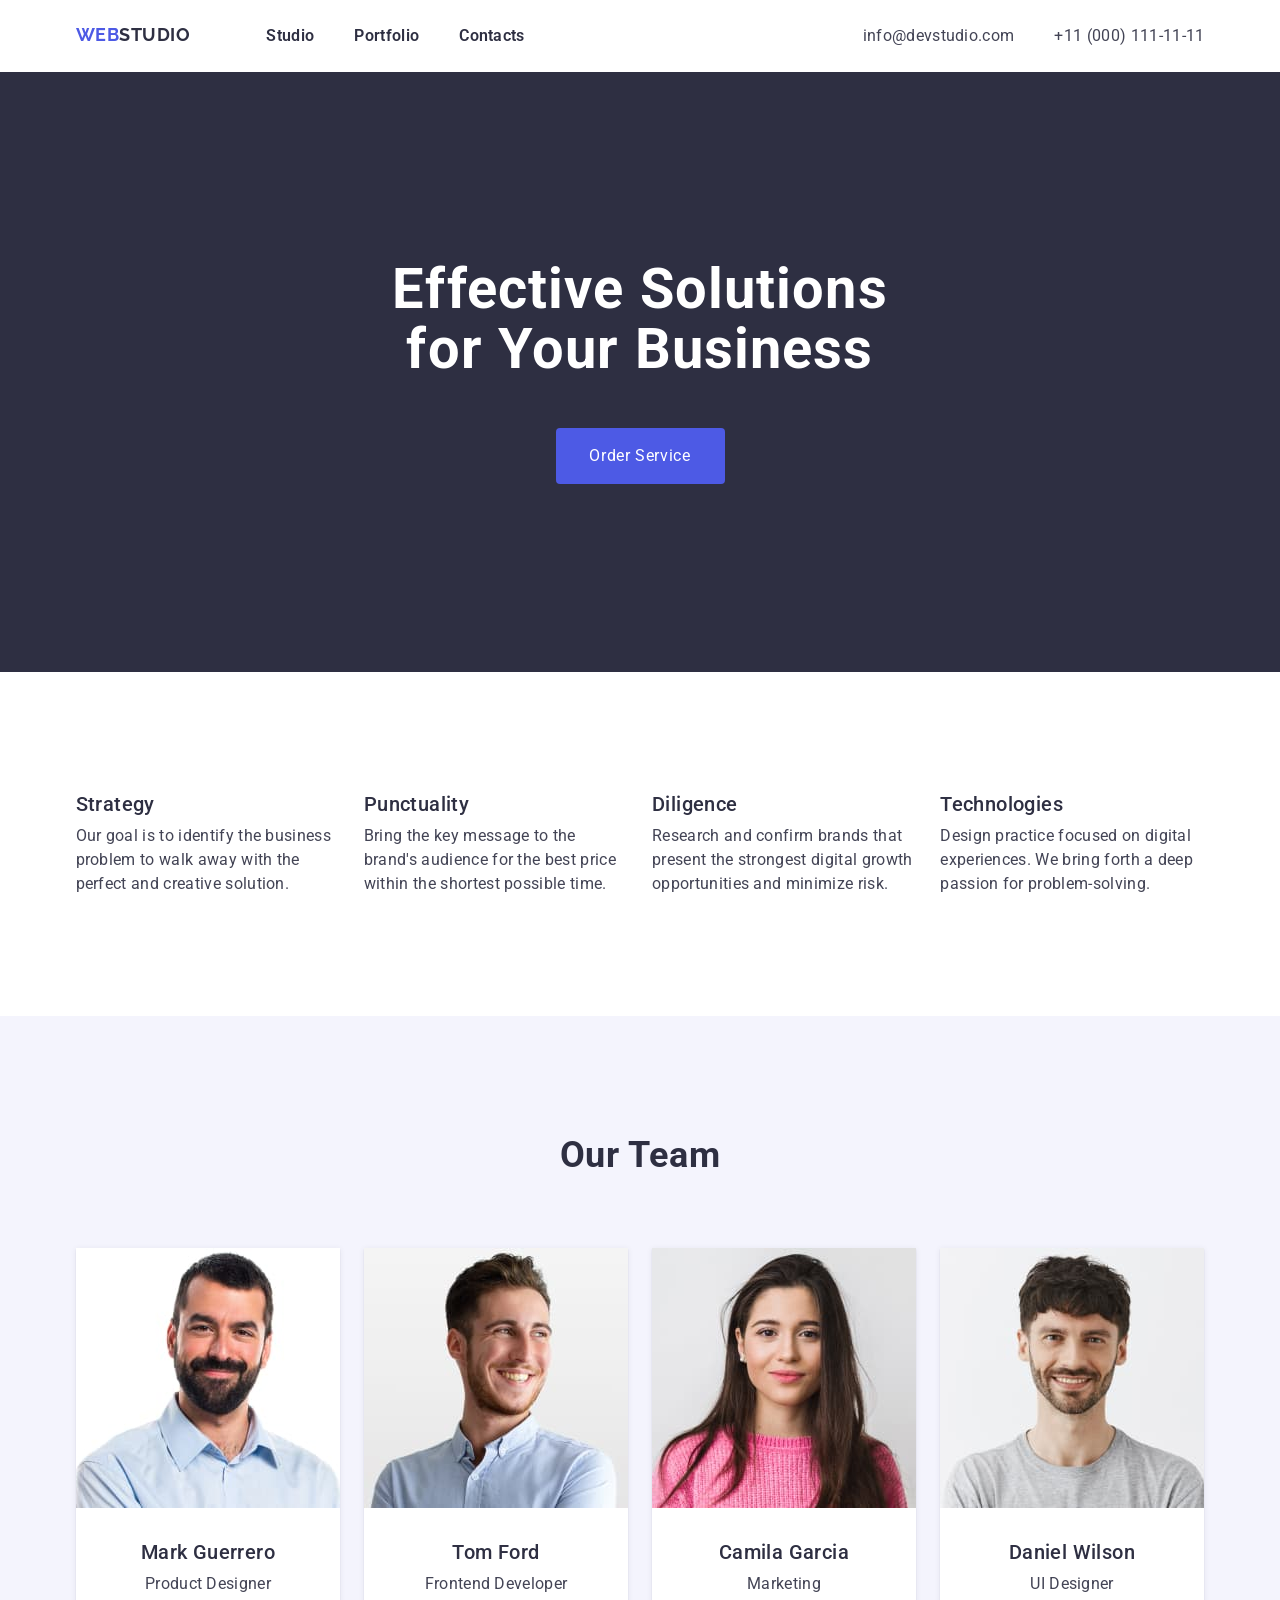
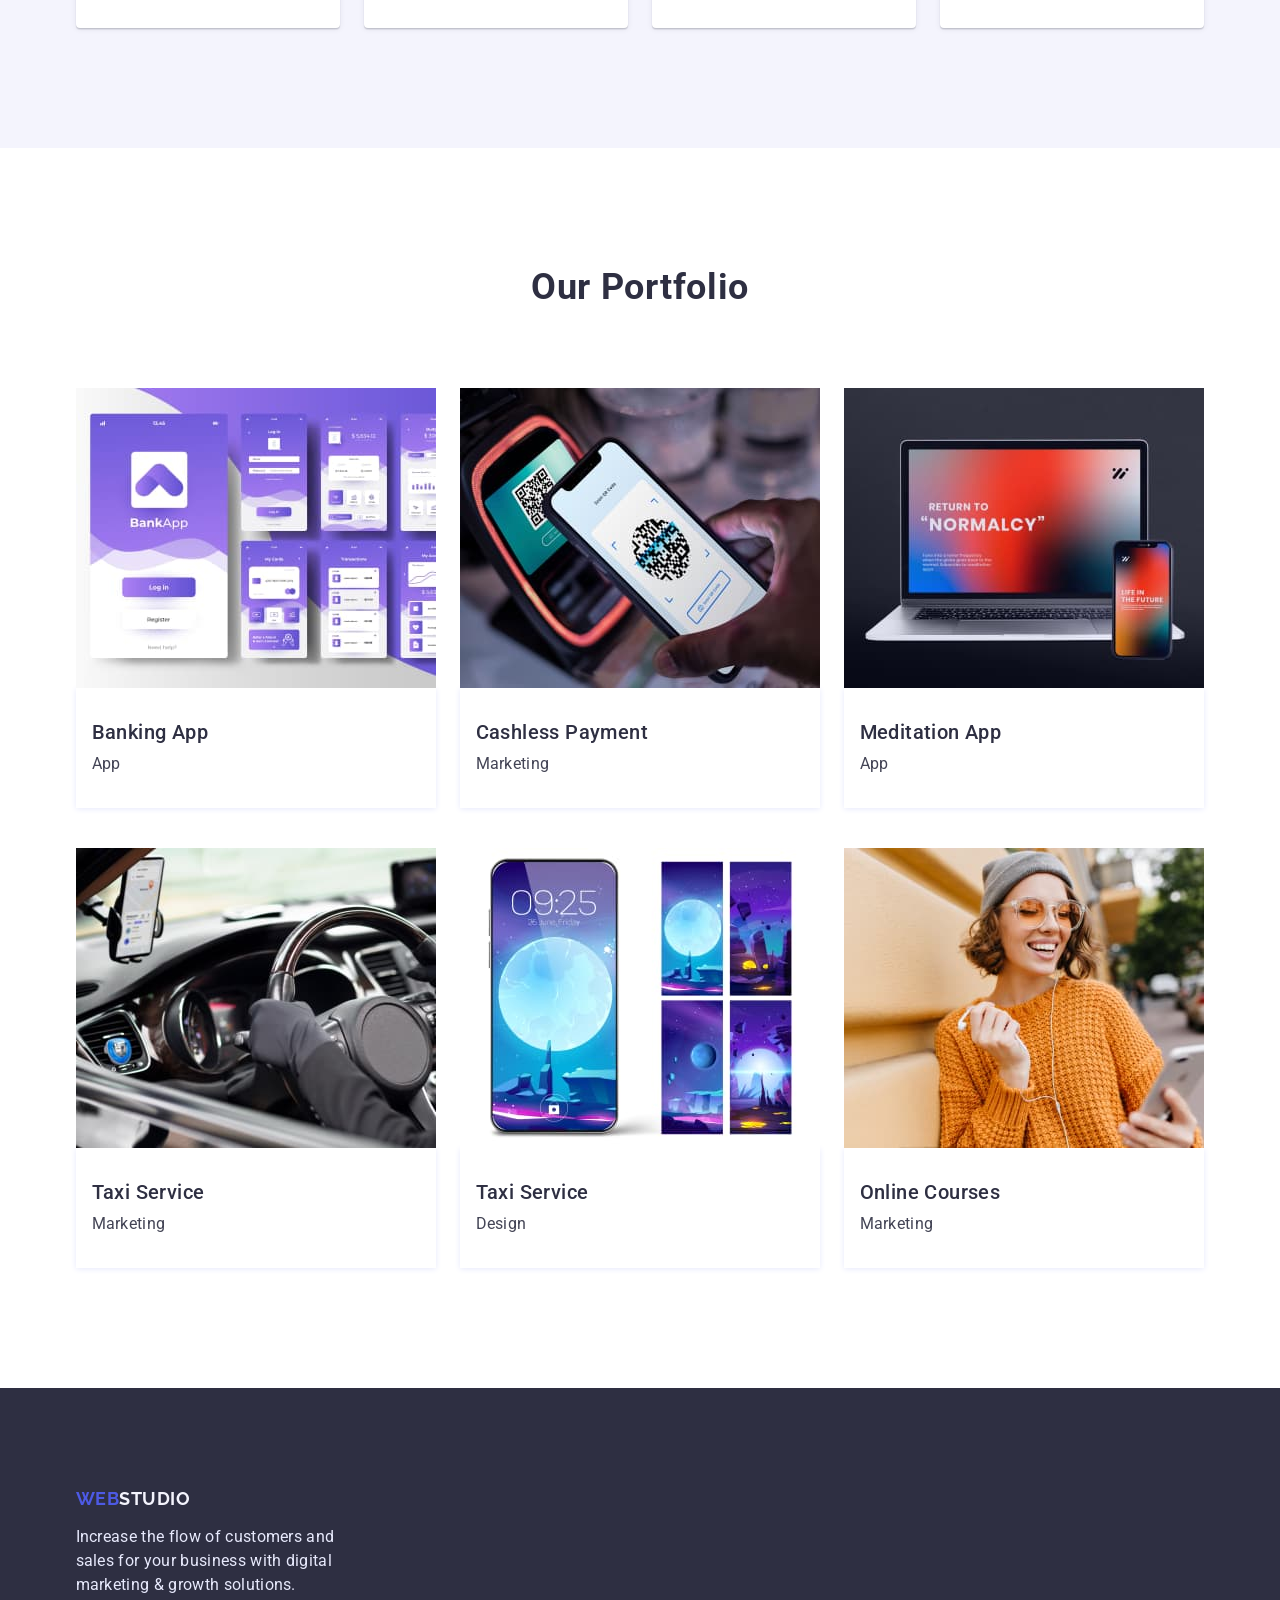
<file: index.html>
<!doctype html>
<html lang="en">
  <head>
    <meta charset="UTF-8" />
    <meta name="viewport" content="width=device-width, initial-scale=1.0" />
    <title>Document</title>
    <link
      rel="stylesheet"
      href="https://cdnjs.cloudflare.com/ajax/libs/modern-normalize/3.0.1/modern-normalize.min.css"
    />
    <link rel="stylesheet" href="./css/styles.css" />
    <link rel="preconnect" href="https://fonts.googleapis.com" />
    <link rel="preconnect" href="https://fonts.gstatic.com" crossorigin />
    <link
      href="https://fonts.googleapis.com/css2?family=Raleway:wght@700&family=Roboto:wght@400;500;700&display=swap"
      rel="stylesheet"
    />
  </head>
  <body>
    <!-- Header -->
    <header class="header">
      <div class="container header-container">
        <nav class="header-nav">
          <a class="header-logo" href="/index.html"
            >WEB<span class="logo-studio">STUDIO</span></a
          >
          <ul class="header-menu-list">
            <li class="header-menu-item">
              <a class="header-menu-link" href="">Studio</a>
            </li>
            <li class="header-menu-item">
              <a class="header-menu-link" href="">Portfolio</a>
            </li>
            <li class="header-menu-item">
              <a class="header-menu-link" href="">Contacts</a>
            </li>
          </ul>
        </nav>

        <address class="header-adress">
          <ul class="header-adress-list">
            <li class="header-adress-list-item">
              <a
                class="header-adress-list-link"
                href="mailto:info@devstudio.com"
                >info@devstudio.com</a
              >
            </li>
            <li class="header-adress-list-item">
              <a class="header-adress-list-link" href="tel:+110001111111"
                >+11 (000) 111-11-11</a
              >
            </li>
          </ul>
        </address>
      </div>
    </header>
    <main>
      <!-- Hero Section -->

      <section class="hero-section">
        <div class="container">
          <div class="hero-content-wrapper">
            <h1 class="main-headline">Effective Solutions for Your Business</h1>
            <button class="hero-button" type="button">Order Service</button>
          </div>
        </div>
      </section>

      <!-- About Us Section -->

      <section class="about-us-section">
        <div class="container">
          <h2 class="about-us-headline" .visually-hidden></h2>
          <ul class="about-us-list">
            <li class="about-us-list-item">
              <h3 class="about-us-item-headline">Strategy</h3>
              <p class="about-us-item-text">
                Our goal is to identify the business problem to walk away with
                the perfect and creative solution.
              </p>
            </li>
            <li class="about-us-list-item">
              <h3 class="about-us-item-headline">Punctuality</h3>
              <p class="about-us-item-text">
                Bring the key message to the brand's audience for the best price
                within the shortest possible time.
              </p>
            </li>
            <li class="about-us-list-item">
              <h3 class="about-us-item-headline">Diligence</h3>
              <p class="about-us-item-text">
                Research and confirm brands that present the strongest digital
                growth opportunities and minimize risk.
              </p>
            </li>
            <li class="about-us-list-item">
              <h3 class="about-us-item-headline">Technologies</h3>
              <p class="about-us-item-text">
                Design practice focused on digital experiences. We bring forth a
                deep passion for problem-solving.
              </p>
            </li>
          </ul>
        </div>
      </section>

      <!-- Our Team Section -->

      <section class="team-section">
        <div class="container">
          <h2 class="team-section-headline">Our Team</h2>
          <ul class="team-section-list">
            <li class="team-list-item">
              <img
                class="team-picture"
                src="./images/mark.jpg"
                alt="Mark`s picture"
                width="264px"
              />
              <div class="team-pic-description">
                <h3 class="teammate-name">Mark Guerrero</h3>
                <p class="teammate-role">Product Designer</p>
              </div>
            </li>
            <li class="team-list-item">
              <img
                class="team-picture"
                src="./images/tom.jpg"
                alt="Tom`s picture"
                width="264px"
              />
              <div class="team-pic-description">
                <h3 class="teammate-name">Tom Ford</h3>
                <p class="teammate-role">Frontend Developer</p>
              </div>
            </li>
            <li class="team-list-item">
              <img
                class="team-picture"
                src="./images/camila.jpg"
                alt="Camila`s picture"
                width="264px"
              />
              <div class="team-pic-description">
                <h3 class="teammate-name">Camila Garcia</h3>
                <p class="teammate-role">Marketing</p>
              </div>
            </li>
            <li class="team-list-item">
              <img
                class="team-picture"
                src="./images/daniel.jpg"
                alt="Daniel`s picture"
                width="264px"
              />
              <div class="team-pic-description">
                <h3 class="teammate-name">Daniel Wilson</h3>
                <p class="teammate-role">UI Designer</p>
              </div>
            </li>
          </ul>
        </div>
      </section>

      <!-- Portfolio Section -->

      <section class="portfolio-section">
        <div class="container">
          <h2 class="portfolio-headline">Our Portfolio</h2>
          <ul class="portfolio-list">
            <li class="portfolio-list-item">
              <img
                class="portfolio-picture"
                src="./images/bankingapp.jpg"
                alt="banking app design illustration"
                width="360px"
              />
              <div class="portfolio-description">
                <h3 class="portfolio-item-name">Banking App</h3>
                <p class="portfolio-item-text">App</p>
              </div>
            </li>
            <li class="portfolio-list-item">
              <img
                class="portfolio-picture"
                src="./images/cashlesspayment.jpg"
                alt="cashless payment design illustration"
                width="360px"
              />
              <div class="portfolio-description">
                <h3 class="portfolio-item-name">Cashless Payment</h3>
                <p class="portfolio-item-text">Marketing</p>
              </div>
            </li>
            <li class="portfolio-list-item">
              <img
                class="portfolio-picture"
                src="./images/meditationapp.jpg"
                alt="meditation app design example"
                width="360px"
              />
              <div class="portfolio-description">
                <h3 class="portfolio-item-name">Meditation App</h3>
                <p class="portfolio-item-text">App</p>
              </div>
            </li>
            <li class="portfolio-list-item">
              <img
                class="portfolio-picture"
                src="./images/taxiservices.jpg"
                alt="taxi services design illustration"
                width="360px"
              />
              <div class="portfolio-description">
                <h3 class="portfolio-item-name">Taxi Service</h3>
                <p class="portfolio-item-text">Marketing</p>
              </div>
            </li>
            <li class="portfolio-list-item">
              <img
                class="portfolio-picture"
                src="./images/screenillustrations.jpg"
                alt="screen illustrations design"
                width="360px"
              />
              <div class="portfolio-description">
                <h3 class="portfolio-item-name">Taxi Service</h3>
                <p class="portfolio-item-text">Design</p>
              </div>
            </li>
            <li class="portfolio-list-item">
              <img
                class="portfolio-picture"
                src="./images/onlinecourses.jpg"
                alt="online courses design example"
                width="360px"
              />
              <div class="portfolio-description">
                <h3 class="portfolio-item-name">Online Courses</h3>
                <p class="portfolio-item-text">Marketing</p>
              </div>
            </li>
          </ul>
        </div>
      </section>
    </main>
    <footer class="footer-section">
      <div class="container">
        <div class="footer-wrapper">
          <a class="footer-logo" href="/index.html"
            >WEB<span class="footer-logo-studio">STUDIO</span></a
          >
          <p class="footer-text">
            Increase the flow of customers and sales for your business with
            digital marketing & growth solutions.
          </p>
        </div>
      </div>
    </footer>
  </body>
</html>
</file>
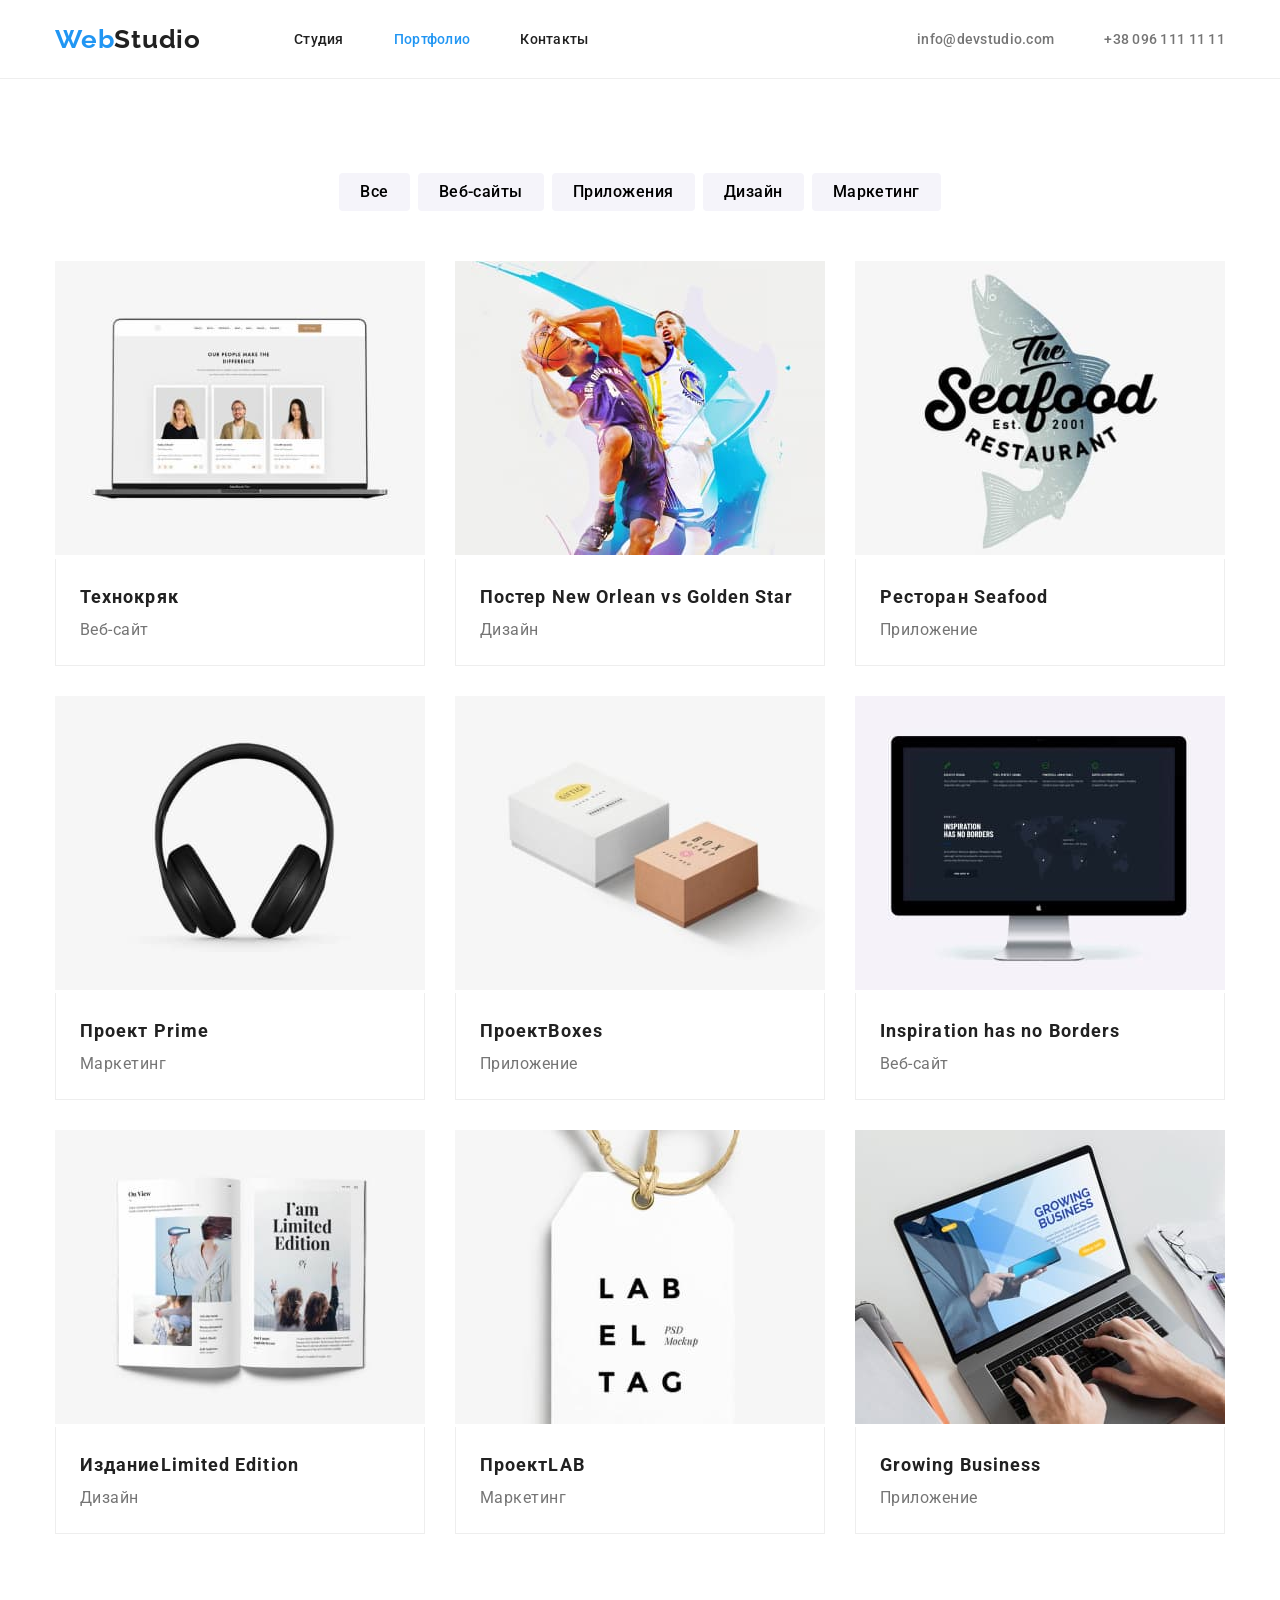
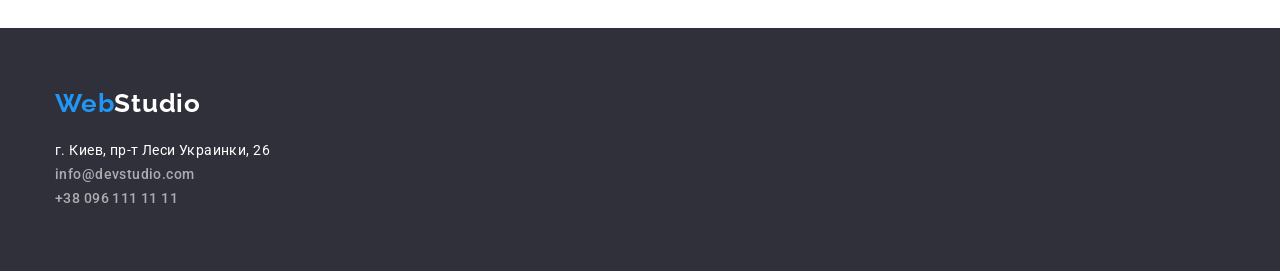
<file: portfolio.html>
<!DOCTYPE html>
<html lang="ru">
    <head>
        <meta charset="UTF-8" />
        <meta http-equiv="X-UA-Compatible" content="IE=edge" />
        <meta name="viewport" content="width=device-width, initial-scale=1.0" />
        <title>WebStudio</title>
        <link rel="preconnect" href="https://fonts.googleapis.com" />
        <link rel="preconnect" href="https://fonts.gstatic.com" crossorigin />
        <link
            href="https://fonts.googleapis.com/css2?family=Raleway:wght@500;700&family=Roboto:wght@400;500;700;900&display=swap"
            rel="stylesheet"
        />
        <link
            rel="stylesheet"
            href="https://cdnjs.cloudflare.com/ajax/libs/modern-normalize/1.0.0/modern-normalize.min.css"
        />
        <link rel="stylesheet" href="./css/style.css" />
        <style>
            body {
                font-size: 14px;
                font-weight: 400;
                font-style: normal;
                font-family: 'Roboto', sans-serif;
                color: var(--primary-color);
            }
        </style>
    </head>
    <body>
        <header class="header portfolio-header">
            <div class="container header-container">
                <nav class="page-nav">
                    <a href="index.html" class="logo link-reset" lang="en"
                        >Web<span class="logo-studio">Studio</span></a
                    >
                    <ul class="nav-links">
                        <li class="nav-links-item">
                            <a
                                class="nav-links-link link-reset"
                                href="./index.html"
                                >Студия</a
                            >
                        </li>
                        <li class="nav-links-item">
                            <a
                                class="nav-links-link current link-reset"
                                href="./portfolio.html"
                                >Портфолио</a
                            >
                        </li>
                        <li class="nav-links-item">
                            <a class="nav-links-link link-reset" href="#"
                                >Контакты</a
                            >
                        </li>
                    </ul>
                </nav>
                <ul class="contacts">
                    <li class="contacts-item">
                        <a
                            class="contacts-link link-reset"
                            href="mailto:info@devstudio.com"
                            >info@devstudio.com</a
                        >
                    </li>
                    <li class="contacts-item">
                        <a
                            class="contacts-link link-reset"
                            href="tel.:+380961111111"
                            >+38 096 111 11 11</a
                        >
                    </li>
                </ul>
            </div>
        </header>
        <main>
            <section class="section portfolio-section">
                <h1 hidden>Примеры работ</h1>
                <div class="container">
                    <nav class="portfolio-filters-nav">
                        <ul class="filter-buttons-list">
                            <li class="filter-buttons-list-item">
                                <button type="button" class="filter-button">
                                    Все
                                </button>
                            </li>
                            <li class="filter-buttons-list-item">
                                <button type="button" class="filter-button">
                                    Веб-сайты
                                </button>
                            </li>
                            <li class="filter-buttons-list-item">
                                <button type="button" class="filter-button">
                                    Приложения
                                </button>
                            </li>
                            <li class="filter-buttons-list-item">
                                <button type="button" class="filter-button">
                                    Дизайн
                                </button>
                            </li>
                            <li class="filter-buttons-list-item">
                                <button type="button" class="filter-button">
                                    Маркетинг
                                </button>
                            </li>
                        </ul>
                    </nav>
                </div>
                <div class="container portfolio-container">
                    <ul class="portfolio-list">
                        <li class="portfolio-list-item">
                            <img
                                src="./images/project-1.jpg"
                                alt="Экран ноутбука"
                                width="370"
                                height="294"
                            />
                            <div class="portfolio-card-text">
                                <h2>Технокряк</h2>
                                <p>Веб-сайт</p>
                            </div>
                        </li>
                        <li class="portfolio-list-item">
                            <img
                                src="./images/project-2.jpg"
                                alt="Постер Баскетбол"
                                width="370"
                                height="294"
                            />
                            <div class="portfolio-card-text">
                                <h2>
                                    Постер
                                    <span lang="en"
                                        >New Orlean vs Golden Star</span
                                    >
                                </h2>
                                <p>Дизайн</p>
                            </div>
                        </li>
                        <li class="portfolio-list-item">
                            <img
                                src="./images/project-3.jpg"
                                alt="Логотип ресторана в виде рыбы"
                                width="370"
                                height="294"
                            />
                            <div class="portfolio-card-text">
                                <h2>Ресторан <span lang="en">Seafood</span></h2>
                                <p>Приложение</p>
                            </div>
                        </li>
                        <li class="portfolio-list-item">
                            <img
                                src="./images/project-4.jpg"
                                alt="Чёрные наушники"
                                width="370"
                                height="294"
                            />
                            <div class="portfolio-card-text">
                                <h2>Проект <span>Prime</span></h2>
                                <p>Маркетинг</p>
                            </div>
                        </li>
                        <li class="portfolio-list-item">
                            <img
                                src="./images/project-5.jpg"
                                alt="Две коробки"
                                width="370"
                                height="294"
                            />
                            <div class="portfolio-card-text">
                                <h2>Проект<span>Boxes</span></h2>
                                <p>Приложение</p>
                            </div>
                        </li>
                        <li class="portfolio-list-item">
                            <img
                                src="./images/project-6.jpg"
                                alt="Монитор"
                                width="370"
                                height="294"
                            />
                            <div class="portfolio-card-text">
                                <h2 lang="en">Inspiration has no Borders</h2>
                                <p>Веб-сайт</p>
                            </div>
                        </li>
                        <li class="portfolio-list-item">
                            <img
                                src="./images/project-7.jpg"
                                alt="Открытый журнал"
                                width="370"
                                height="294"
                            />
                            <div class="portfolio-card-text">
                                <h2>
                                    Издание<span lang="en"
                                        >Limited Edition</span
                                    >
                                </h2>
                                <p>Дизайн</p>
                            </div>
                        </li>
                        <li class="portfolio-list-item">
                            <img
                                src="./images/project-8.jpg"
                                alt="Белая лейба"
                                width="370"
                                height="294"
                            />
                            <div class="portfolio-card-text">
                                <h2>Проект<span lang="en">LAB</span></h2>
                                <p>Маркетинг</p>
                            </div>
                        </li>
                        <li>
                            <img
                                src="./images/project-9.jpg"
                                alt="включенный ноутбук"
                                width="370"
                                height="294"
                            />
                            <div class="portfolio-card-text">
                                <h2 lang="en">Growing Business</h2>
                                <p>Приложение</p>
                            </div>
                        </li>
                    </ul>
                </div>
            </section>
        </main>
        <footer class="contacts-section-bottom">
            <div class="container">
                <a href="index.html" class="logo link-reset" lang="en"
                    >Web<span class="logo-studio">Studio</span></a
                >
                <address>
                    <ul class="address-list">
                        <li>
                            <a
                                class="link-reset address-link"
                                href="https://goo.gl/maps/FijGcH8Aq5q6NyHH6"
                                target="_blank"
                                rel="noopener noreferrer"
                                >г. Киев, пр-т Леси Украинки, 26</a
                            >
                        </li>
                        <li>
                            <a
                                class="link-reset contacts-link"
                                href="mailto:info@devstudio.com"
                                >info@devstudio.com</a
                            >
                        </li>
                        <li>
                            <a
                                class="link-reset contacts-link"
                                href="tel.:+380961111111"
                                >+38 096 111 11 11</a
                            >
                        </li>
                    </ul>
                </address>
            </div>
        </footer>
    </body>
</html>
</file>
<file: css/styles.css>
/* ------------- Global -------------- */
p,
h1,
h2,
h3,
h4,
h5,
h6 {
  margin: 0;
  padding: 0;
}

* {
  text-decoration: none;
}
ol,
ul,
li {
  list-style-type: none;
  margin: 0;
  padding: 0;
}

a {
  text-decoration: none;
  color: currentColor;
  coursor: pointer;
}

body {
  font-family: 'roboto', 'sans-serif';
  font-weight: 400;
  font-size: 16px;
  line-height: 1.25;
  letter-spacing: 0.02em;
  color: #2e2f42;
}

button {
  all: unset;
  background: transparent;
  border: none;
  padding: 0;
  font: inherit;
  color: inherit;
  cursor: pointer;
  outline: none;
}

img {
  display: block;
}

.visually-hidden {
  position: absolute;
  width: 1px;
  height: 1px;
  margin: -1px;
  border: 0;
  padding: 0;
  white-space: nowrap;
  clip-path: inset(100%);
  clip: rect(0 0 0 0);
  overflow: hidden;
}

.container {
  width: 1159px;
  padding-left: 15px;
  padding-right: 15px;
  margin: 0 auto;
}
address {
  font-style: normal;
}
/* ------------- Header -------------- */

.header {
  background-color: #fff;
  padding-top: 24px;
  padding-bottom: 24px;
}

.header-container {
  display: flex;
  align-items: center;
}

.header-nav {
  display: flex;
  gap: 76px;
}

.header-logo {
  font-family: 'Raleway', sans-serif;
  font-weight: 700;
  font-size: 18px;
  line-height: 1.17;
  letter-spacing: 0.03em;
  color: #4d5ae5;
}

.logo-studio {
  color: #2e2f42;
  font-family: 'Raleway', sans-serif;
  font-weight: 700;
  font-size: 18px;
  line-height: 1.17;
  letter-spacing: 0.03em;
}

.header-menu-list {
  display: flex;
  gap: 40px;
}

.header-menu-item {
}

.header-menu-link {
  font-weight: 600;
  font-size: 16px;
  line-height: 1.5;
  letter-spacing: 0.02em;
}

.header-menu-link:hover,
.header-menu-link:focus {
  color: #404bbf;
}

.header-adress {
  margin-left: auto;
}

.header-adress-list {
  display: flex;
  gap: 40px;
}

.header-adress-list-item {
}

.header-adress-list-link {
  color: #434455;
  font-weight: 400;
  font-size: 16px;
  line-height: 1.5;
  letter-spacing: 0.02em;
}

.header-adress-list-link:hover,
.header-adress-list-link:focus {
  color: #404bbf;
}

/* ------------- Hero Section -------------- */

.hero-section {
  background-color: #2e2f42;
  width: 100%;
}
.hero-content-wrapper {
  display: block;
  flex-direction: column;
  padding: 188px 316px;
  justify-content: center;
  text-align: center;
  align-items: center;
}
.main-headline {
  font-weight: 700;
  color: #fff;
  font-size: 56px;
  line-height: 1.07;
  letter-spacing: 0.02em;
  text-align: center;
  margin-bottom: 48px;
}

.hero-button {
  background-color: #4d5ae5;
  color: #fff;
  font-weight: 400;
  font-size: 16px;
  line-height: 1.5;
  letter-spacing: 0.04em;
  text-align: center;
  border-radius: 4px;
  border: none;
  padding: 16px 32px;
  display: block;
  min-width: 169px;
  box-sizing: border-box;
  margin: 0 auto;
}

.hero-button:hover,
.hero-button:focus {
  background-color: #404bbf;
}

/* ------------- About Us Section -------------- */

.about-us-section {
  padding-top: 120px;
  padding-bottom: 120px;
}

.about-us-headline {
}

.about-us-list {
  display: flex;
  gap: 24px;
}

.about-us-list-item {
  width: calc((100% - 72px) / 4);
}

.about-us-item-headline {
  font-weight: 500;
  font-size: 20px;
  line-height: 1.2;
  letter-spacing: 0.02em;
  text-align: left;
  margin-bottom: 8px;
}

.about-us-item-text {
  color: #434455;
  font-weight: 400;
  font-size: 16px;
  line-height: 1.5;
  letter-spacing: 0.02em;
}
/* ------------- Our Team Section -------------- */
.team-section {
  background-color: #f4f4fd;
  padding-top: 120px;
  padding-bottom: 120px;
  text-align: center;
}

.team-section-headline {
  font-weight: 700;
  font-size: 36px;
  line-height: 1.11;
  letter-spacing: 0.02em;
  margin-bottom: 72px;
}

.team-section-list {
  display: flex;
  justify-content: center;
  gap: 24px;
}

.team-list-item {
  background-color: #fff;
  border-radius: 0 0 4px 4px;
  box-shadow:
    0 2px 1px 0 rgba(46, 47, 66, 0.08),
    0 1px 1px 0 rgba(46, 47, 66, 0.16),
    0 1px 6px 0 rgba(46, 47, 66, 0.08);
  width: calc(100%-24px * 3) / 4;
}

.team-picture {
}
.team-pic-description {
  padding: 32px 0;
}
.teammate-name {
  font-weight: 500;
  font-size: 20px;
  line-height: 1.2;
  letter-spacing: 0.02em;
  margin-bottom: 8px;
}

.teammate-role {
  color: #434455;
  font-weight: 400;
  font-size: 16px;
  line-height: 1.5;
  letter-spacing: 0.02em;
}

/* ------------- Portfolio Section -------------- */

.portfolio-section {
  padding-top: 120px;
  padding-bottom: 120px;
}

.portfolio-headline {
  font-weight: 700;
  font-size: 36px;
  line-height: 1.11;
  letter-spacing: 0.02em;
  text-align: center;
  margin-bottom: 80px;
}
.portfolio-list {
  display: flex;
  flex-wrap: wrap;
  gap: 40px 24px;
}

.portfolio-list-item {
  width: calc(100% - 78px) / 3;
}

.portfolio-picture {
}

.portfolio-item-name {
  font-weight: 500;
  font-size: 20px;
  line-height: 1.2;
  letter-spacing: 0.02em;
  text-align: left;
  margin-bottom: 8px;
}
.portfolio-description {
  padding-left: 16px;
  padding-top: 32px;
  padding-bottom: 32px;
  box-shadow: 0 1px 6px 0 rgba(231, 233, 252, 100);
}
.portfolio-item-text {
  color: #434455;
  font-weight: 400;
  font-size: 16px;
  line-height: 1.5;
  letter-spacing: 0.02em;
  text-align: left;
}

.footer-section {
  background-color: #2e2f42;
  padding-top: 100px;
  padding-bottom: 100px;
}
.footer-wrapper {
  text-align: left;
  max-width: 264px;
}
.footer-logo {
  font-family: 'Raleway', sans-serif;
  color: #4d5ae5;
  font-weight: 700;
  font-size: 18px;
  line-height: 1.17;
  letter-spacing: 0.03em;
  margin-bottom: 16px;
  display: block;
}

.footer-logo-studio {
  font-family: 'Raleway', sans-serif;
  color: #f4f4fd;
  font-weight: 700;
  font-size: 18px;
  line-height: 1.17;
  letter-spacing: 0.03em;
}

.footer-text {
  color: #e7e9fc;
  font-weight: 400;
  font-size: 16px;
  line-height: 1.5;
  letter-spacing: 0.02em;
}
</file>
<file: css/style.css>
:root {
    --primary-color: #212121;
    --secondary-color: #757575;
    --hover-color: #2196f3;
    --background-color: #2f303a;
    --background-alt-color: #f5f4fa;
    --light-color: #fff;
    --alt-hover-color: #188ce8;
    --border-color: #eeeeee;
}

h1,
h2,
h3,
h4,
h5,
h6 {
    margin: 0;
    padding: 0;
    border: 0;
    font-size: 100%;
    font: inherit;
    vertical-align: baseline;
}
ol,
ul {
    list-style: none;
    margin: 0;
    padding: 0;
    border: 0;
}

body {
    font-size: 14px;
    font-weight: 400;
    font-style: normal;
    font-family: 'Roboto', sans-serif;
    color: var(--primary-color);
    box-sizing: border-box;
    margin: 0;
}
.section {
    padding-top: 94px;
    padding-bottom: 94px;
}

.container {
    width: 1200px;
    margin: 0 auto;
    padding: 0 15px;
}
.page-nav,
.contacts,
.nav-links,
.header-container {
    display: flex;
    font-weight: 500;
    line-height: 1.14;
    letter-spacing: 0.02em;
}
.portfolio-header {
    border-bottom: 1px solid var(--border-color);
}
.header-container {
    justify-content: space-between;
}
.logo {
    font-family: 'Raleway', sans-serif;
    font-weight: bold;
    font-size: 26px;
    line-height: 1.19;
    letter-spacing: 0.03em;
    color: var(--hover-color);
    margin-right: 93px;
}
.logo span {
    color: var(--primary-color);
}
.nav-links-item + .nav-links-item {
    margin-left: 50px;
}
.contacts-item:not(:last-child) {
    margin-right: 50px;
}
.nav-links-link,
.contacts-link {
    padding: 31px 0;
    display: block;
    color: var(--primary-color);
    font-weight: 500;
    line-height: 1.17;
}
.contacts-link {
    color: var(--secondary-color);
}
.page-nav {
    align-items: center;
}
.contacts-link:focus,
.nav-links-link:focus,
.contacts-link:hover,
.nav-links-link:hover {
    color: var(--hover-color);
}
.current {
    color: var(--hover-color);
}
.link-reset {
    text-decoration: none;
}
.hero-hl {
    color: var(--light-color);
    font-weight: 900;
    font-size: 44px;
    line-height: 1.36;
    text-align: center;
    letter-spacing: 0.06em;
    text-transform: uppercase;
    margin-left: auto;
    margin-right: auto;
    margin-bottom: 30px;
}
.hero-section {
    background-color: var(--background-color);
    padding-top: 200px;
    padding-bottom: 200px;
    max-width: 1600px;
    margin-left: auto;
    margin-right: auto;
}
.hero-container {
    width: 700px;
    margin-left: auto;
    margin-right: auto;
}
.order-button {
    color: var(--light-color);
}
.button {
    display: flex;
    cursor: pointer;
    border: none;
    color: var(--light-color);
    background-color: var(--hover-color);
    font-weight: 700;
    font-size: 16px;
    line-height: 1.87;
    margin-left: auto;
    margin-right: auto;
    padding: 10px 32px;
    border-radius: 4px;
    text-align: center;
}

.order-button:hover,
.order-button:focus {
    background-color: #188ce8;
}
.order-button-container {
    margin-left: auto;
    margin-right: auto;
    padding: 0;
}
.features-section {
    width: 1200px;
    padding-bottom: 0;
    display: flex;
    margin-left: auto;
    margin-right: auto;
}
.feature-list {
    display: flex;
    margin-left: auto;
    margin-right: auto;
}
.feature-list-item {
    margin-right: 30px;
    margin-bottom: 0;
    display: inline-block;
}
.feature-list-item:last-child {
    margin-right: 0;
}
.feature-hl {
    font-size: 14px;
    font-weight: 700;
    line-height: 1.14;
    letter-spacing: 0.03em;
    text-transform: uppercase;
    margin-bottom: 10px;
}
.feature-text {
    line-height: 1.71;
    letter-spacing: 0.03em;
    color: var(--secondary-color);
}
.section-hl {
    font-weight: 700;
    font-size: 36px;
    line-height: 1.17;
    text-align: center;
    letter-spacing: 0.03em;
    margin-bottom: 50px;
}
.what-we-do-list {
    display: flex;
}
.what-we-do-list-item {
    margin-right: 30px;
}
.team-section {
    background-color: var(--background-alt-color);
}
.team-list {
    display: flex;
}
.team-list-item {
    margin-left: 30px;
    border: 1px;
    border-color: var(--primary-color);
    background-color: var(--light-color);
    box-shadow: 0px 1px 3px rgba(0, 0, 0, 0.12), 0px 1px 1px rgba(0, 0, 0, 0.14),
        0px 2px 1px rgba(0, 0, 0, 0.2);
    border-radius: 0px 0px 4px 4px;
}
.team-list-item:first-child {
    margin-left: 0;
}
.team-card-text {
    padding: 30px 0;
}
.teammate-name {
    font-weight: 500;
    font-size: 16px;
    line-height: 1.19;
    text-align: center;
    letter-spacing: 0.03em;
    margin-bottom: 10px;
}
.position {
    font-size: 16px;
    line-height: 1.19;
    text-align: center;
    letter-spacing: 0.03em;
    color: var(--secondary-color);
    margin: 0;
}
.contacts-section-bottom {
    background-color: var(--background-color);
    padding: 60px 15px;
}
.portfolio-filters-nav {
    display: flex;
    margin-left: auto;
    margin-right: auto;
}
.filter-button {
    border: none;
    font-weight: 500;
    font-size: 16px;
    line-height: 1.63;
    text-align: center;
    letter-spacing: 0.03em;
    padding: 6px 21px;
    background-color: var(--background-alt-color);
    border-radius: 4px;
}
.filter-button:last-child {
    margin-right: 0;
}
.filter-button:hover,
.filter-button:focus {
    color: var(--light-color);
    background-color: var(--hover-color);
    border: none;
    box-shadow: 0px 3px 1px rgba(0, 0, 0, 0.1), 0px 1px 2px rgba(0, 0, 0, 0.08),
        0px 2px 2px rgba(0, 0, 0, 0.12);
}
.filter-buttons-list {
    display: flex;
    margin-top: 0;
    margin-bottom: 50px;
    margin-right: auto;
    margin-left: auto;
}
.filter-buttons-list-item {
    margin-right: 8px;
}
.filter-buttons-list-item:last-child {
    margin-right: 0px;
}
.portfolio-list-item {
    margin-right: 30px;
    margin-bottom: 30px;
    background-color: var(--light-color);
}
.portfolio-list-item:nth-child(3n) {
    margin-right: 0;
}
.portfolio-list-item:nth-last-child(-n + 3) {
    margin-bottom: 0;
}
.portfolio-list h2 {
    font-weight: 700;
    font-size: 18px;
    line-height: 2;
    letter-spacing: 0.06em;
}
.portfolio-list p {
    font-size: 16px;
    line-height: 1.88;
    letter-spacing: 0.03em;
    color: var(--secondary-color);
    margin: 0;
}
.portfolio-list {
    display: flex;
    flex-wrap: wrap;
}
.portfolio-card-text {
    padding: 20px 24px;
    border-bottom: 1px solid var(--border-color);
    border-left: 1px solid var(--border-color);
    border-right: 1px solid var(--border-color);
}
.address-list {
    line-height: 1.71;
    letter-spacing: 0.03em;
    color: var(--light-color);
    margin-top: 20px;
}
.address-list:hover,
.address-list:focus {
    color: var(--hover-color);
}

/* .contacts-section-bottom {
    max-width: 1600px;
} */

footer .logo-studio {
    color: var(--light-color);
}
footer .address-link {
    color: var(--light-color);
    font-style: normal;
    line-height: 1.71;
    letter-spacing: 0.03em;
    opacity: 1;
}
footer .address-link:hover,
footer .address-link:focus {
    opacity: 0.6;
}
footer .contacts-link {
    color: var(--light-color);
    font-style: normal;
    padding: 0;
    line-height: 1.71;
    opacity: 0.6;
}
footer .contacts-link:focus,
footer .contacts-link:hover {
    color: var(--light-color);
    opacity: 1;
}
</file>
